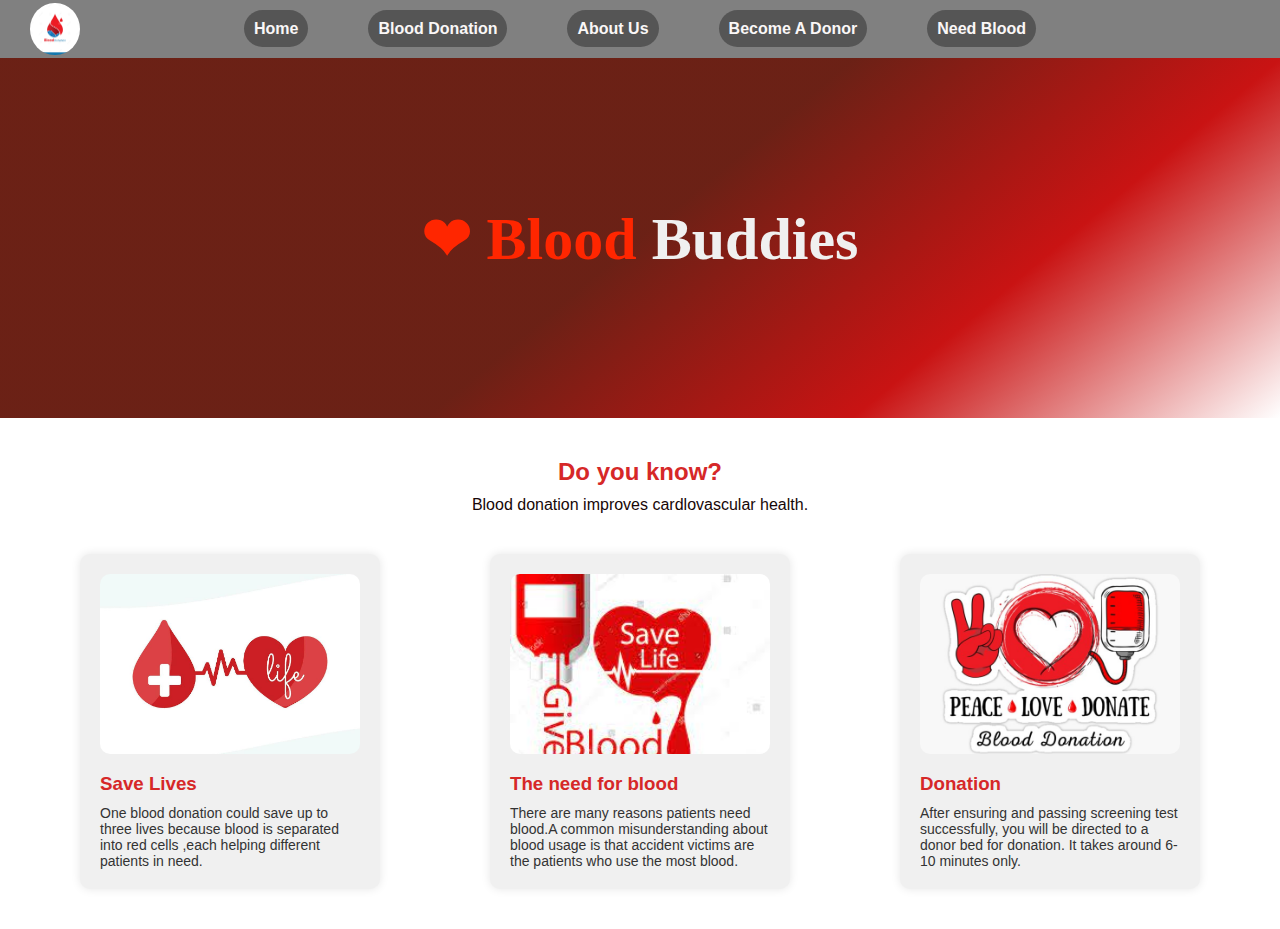
<file: index.html>
<!DOCTYPE html>
<html lang="en">
  <head>
    <meta charset="UTF-8" />
    <meta name="viewport" content="width=device-width, initial-scale=1.0" />
    <title>Blood Buddies</title>
    <link rel="stylesheet" href="./css/index.css" />
  </head>
  <body>
    <header>
      <img
        id="logo"
        src="./assets/blood-donation-logo-symbol-concept-template-design-vector-181207477.webp"
        alt="logo"
      />
      <nav>
        <ul>
          <li><a href="./index.html">Home</a></li>
          <li><a href="./pages/index2.html">Blood Donation</a></li>
          <li><a href="./pages/about us.html">about us</a></li>
          <li><a href="./pages/donor.html">become a donor</a></li>
          <li><a href="./pages/need blood.html">need blood</a></li>
        </ul>
      </nav>
    </header>

    <div class="hero-section">
      <h1>❤ Blood <span>Buddies</span></h1>
    </div>
    <section class="donation-process">
      <h2>Do you know?</h2>
      <p class="subheading">Blood donation improves cardlovascular health.</p>
      <div class="process-steps">
        <div class="step">
          <img
            src="./assets/heart-and-a-drop-of-blood-symbolizing-life-blood-donation-blood-donation-campaign-doacao-de-sangue-vector.jpg"
            alt="view"
          />
          <h3>Save Lives</h3>
          <p>
            One blood donation could save up to three lives because blood is
            separated into red cells ,each helping different patients in need.
          </p>
        </div>

        <div class="step">
          <img src="./assets/images (1).jpg" alt="view" />
          <h3>The need for blood</h3>
          <p>
            There are many reasons patients need blood.A common misunderstanding
            about blood usage is that accident victims are the patients who use
            the most blood.
          </p>
        </div>

        <div class="step">
          <img
            src="./assets/st,small,507x507-pad,600x600,f8f8f8.jpg"
            alt="Donation"
          />
          <h3>Donation</h3>
          <p>
            After ensuring and passing screening test successfully, you will be
            directed to a donor bed for donation. It takes around 6-10 minutes
            only.
          </p>
        </div>
      </div>
    </section>
  </body>
</html>
</file>
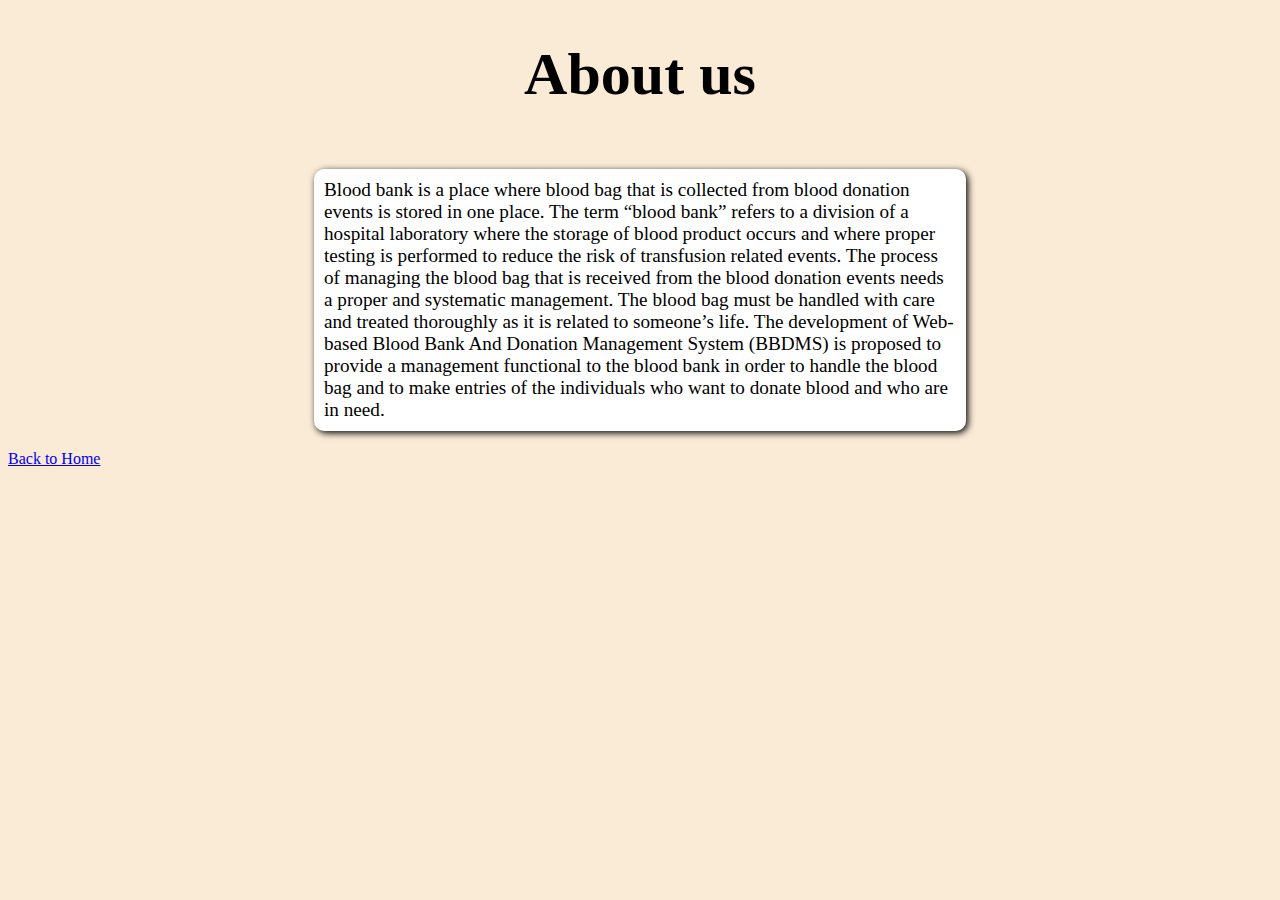
<file: pages/about us.html>
<!DOCTYPE html>
<html lang="en">
  <head>
    <meta charset="UTF-8" />
    <meta name="viewport" content="width=device-width, initial-scale=1.0" />
    <title>Document</title>
    <link rel="stylesheet" href="../css/about.css">
  </head>
  <body>
    <div class="hero-section">
      <h1>About us</h1>
    </div>
    <div class="content">
      <p>
        Blood bank is a place where blood bag that is collected from blood
        donation events is stored in one place. The term “blood bank” refers to
        a division of a hospital laboratory where the storage of blood product
        occurs and where proper testing is performed to reduce the risk of
        transfusion related events. The process of managing the blood bag that
        is received from the blood donation events needs a proper and systematic
        management. The blood bag must be handled with care and treated
        thoroughly as it is related to someone’s life. The development of
        Web-based Blood Bank And Donation Management System (BBDMS) is proposed
        to provide a management functional to the blood bank in order to handle
        the blood bag and to make entries of the individuals who want to donate
        blood and who are in need.
      </p>
    </div>
    <a href="../index.html">Back to Home</a>
    
  </body>
</html>
</file>
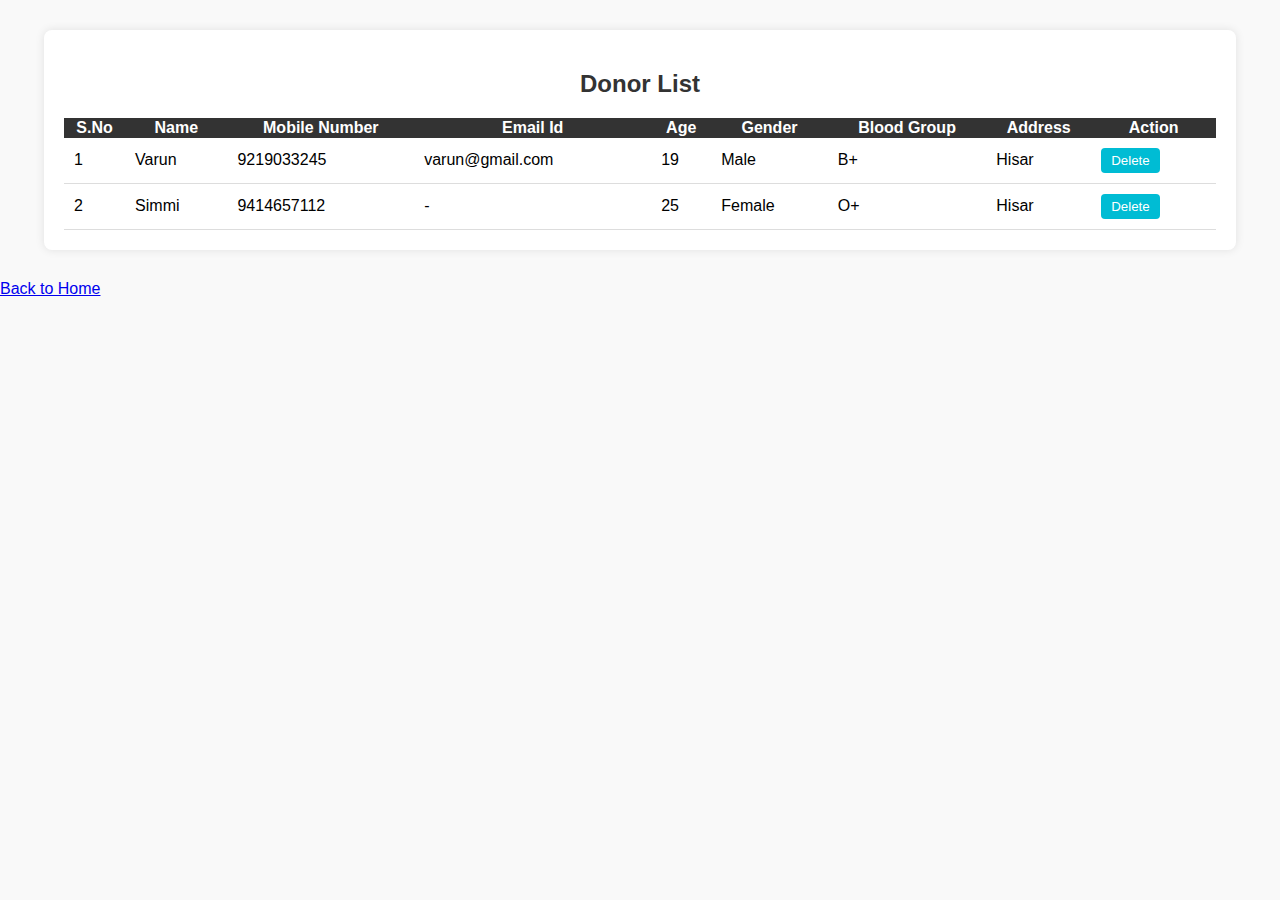
<file: pages/donor list.html>
<!DOCTYPE html>
<html lang="en">
<head>
    <meta charset="UTF-8">
    <meta name="viewport" content="width=device-width, initial-scale=1.0">
    <title>Donor List</title>
    <link rel="stylesheet" href="../css/donorlist.css">
</head>
<body>
    <div class="container">
        <h2>Donor List</h2>
        <table>
            <thead>
                <tr>
                    <th>S.No</th>
                    <th>Name</th>
                    <th>Mobile Number</th>
                    <th>Email Id</th>
                    <th>Age</th>
                    <th>Gender</th>
                    <th>Blood Group</th>
                    <th>Address</th>
                    <th>Action</th>
                </tr>
            </thead>
                <tr>
                    <td>1</td>
                    <td>Varun</td>
                    <td>9219033245</td>
                    <td>varun@gmail.com</td>
                    <td>19</td>
                    <td>Male</td>
                    <td>B+</td>
                    <td>Hisar</td>
                    <td><button class="btn">Delete</button></td>
                </tr>
                <tr>
                    <td>2</td>
                    <td>Simmi</td>
                    <td>9414657112</td>
                    <td>-</td>
                    <td>25</td>
                    <td>Female</td>
                    <td>O+</td>
                    <td>Hisar</td>
                    <td><button class="btn">Delete</button></td>
                </tr>
            
            </body>
        </table>
    </div>
    <a href="../index.html">Back to Home</a>
</body>
</html>
</file>
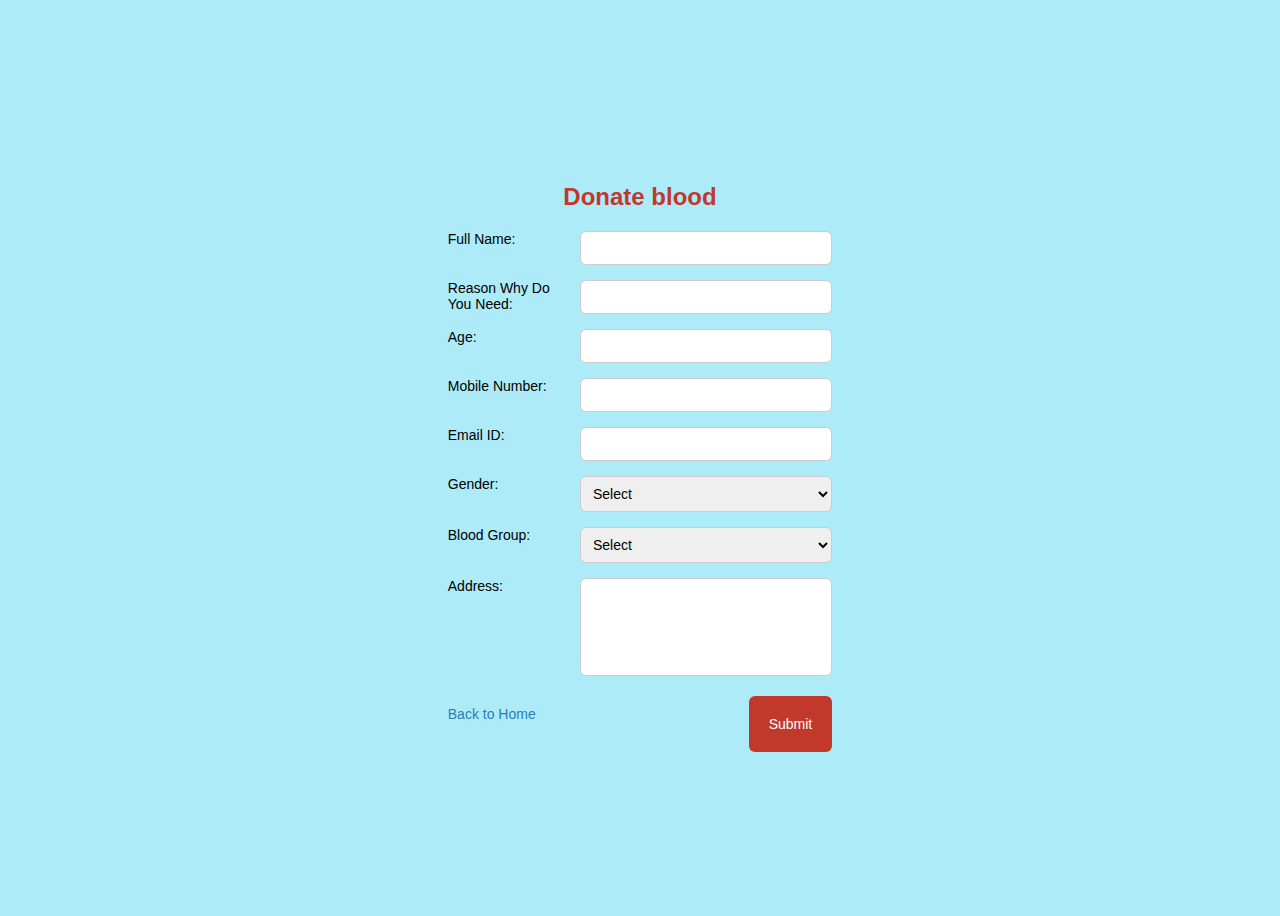
<file: pages/donor.html>
<!DOCTYPE html>
<html lang="en">
  <head>
    <meta charset="UTF-8" />
    <meta name="viewport" content="width=device-width, initial-scale=1.0" />
    <title>Need Blood Form</title>
    <link rel="stylesheet" href="../css/need.css" />
  </head>
  <body>
    <div class="container">
      <h2>Donate blood</h2>
      <form>
        <div class="form-group">
          <label>Full Name:</label>
          <input type="text" required />
        </div>

        <div class="form-group">
          <label>Reason Why Do You Need:</label>
          <input type="text" required />
        </div>

        <div class="form-group">
          <label>Age:</label>
          <input type="number" min="2" required />
        </div>

        <div class="form-group">
          <label>Mobile Number:</label>
          <input type="tel" required />
        </div>

        <div class="form-group">
          <label>Email ID:</label>
          <input type="email" required />
        </div>

        <div class="form-group">
          <label>Gender:</label>
          <select required>
            <option value="">Select</option>
            <option>Male</option>
            <option>Female</option>
            <option>Other</option>
          </select>
        </div>

        <div class="form-group">
          <label>Blood Group:</label>
          <select required>
            <option value="">Select</option>
            <option>A+</option>
            <option>A-</option>
            <option>B+</option>
            <option>B-</option>
            <option>O+</option>
            <option>O-</option>
            <option>AB+</option>
            <option>AB-</option>
          </select>
        </div>

        <div class="form-group">
          <label>Address:</label>
          <textarea></textarea>
        </div>

        <div class="buttons">
          <a href="../index.html">Back to Home</a>
          <button type="submit">Submit</button>
        </div>
      </form>
    </div>
  </body>
</html>
</file>
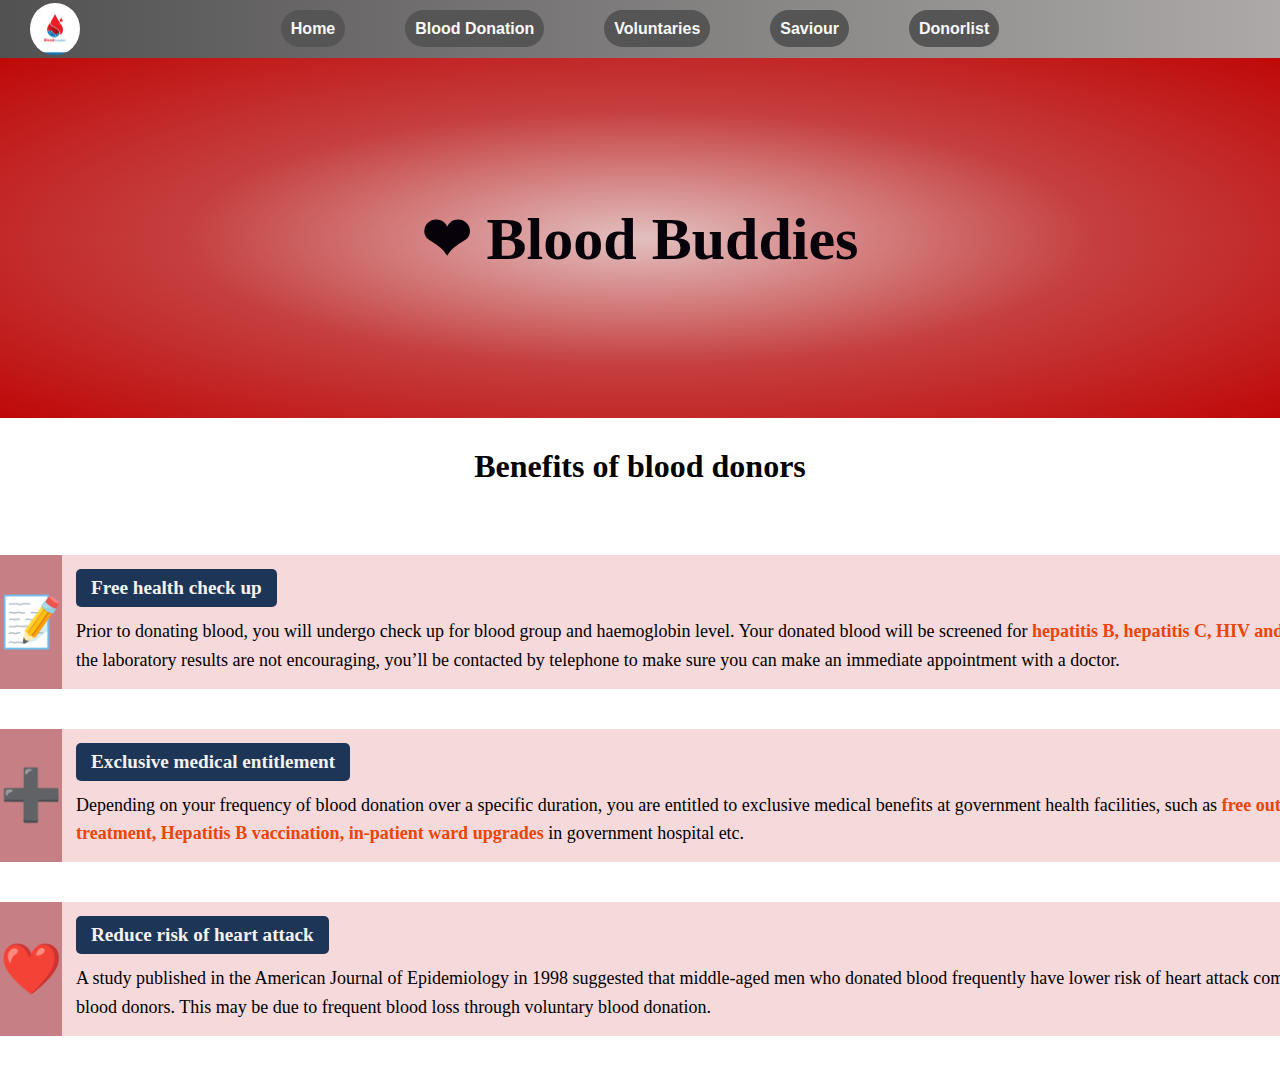
<file: pages/index2.html>
<!DOCTYPE html>
<html lang="en">
  <head>
    <meta charset="UTF-8" />
    <meta name="viewport" content="width=device-width, initial-scale=1.0" />
    <title>Document</title>
    <link rel="stylesheet" href="../css/index2.css" />
  </head>
  <body>
    <header>
      <img
        id="logo"
        src="../assets/blood-donation-logo-symbol-concept-template-design-vector-181207477.webp"
        alt="logo"
      />
      <nav>
        <ul>
          <li><a href="../index.html">Home</a></li>
          <li><a href="">Blood Donation</a></li>
          <li><a href="../pages/voluntaries.html">Voluntaries</a></li>
          <li><a href="../pages/savior.html">Saviour</a></li>
          <li><a href="../pages/donor list.html">donorlist</a></li>
        </ul>
      </nav>
    </header>
    <div class="hero-section">
      <h1>❤ Blood Buddies</h1>
    </div>
    <div class="container">
      <h2>Benefits of blood donors</h2>
    </div>
    <div class="benefit">
      <div class="icon">📝</div>
      <div class="content">
        <h3>Free health check up</h3>
        <p>
          Prior to donating blood, you will undergo check up for blood group and
          haemoglobin level. Your donated blood will be screened for
          <span class="highlight"
            >hepatitis B, hepatitis C, HIV and syphilis.</span
          >
          If the laboratory results are not encouraging, you’ll be contacted by
          telephone to make sure you can make an immediate appointment with a
          doctor.
        </p>
      </div>
    </div>

    <div class="benefit">
      <div class="icon">➕</div>
      <div class="content">
        <h3>Exclusive medical entitlement</h3>
        <p>
          Depending on your frequency of blood donation over a specific
          duration, you are entitled to exclusive medical benefits at government
          health facilities, such as
          <span class="highlight"
            >free outpatient treatment, Hepatitis B vaccination, in-patient ward
            upgrades</span
          >
          in government hospital etc.
        </p>
      </div>
    </div>

    <div class="benefit">
      <div class="icon">❤️</div>
      <div class="content">
        <h3>Reduce risk of heart attack</h3>
        <p>
          A study published in the American Journal of Epidemiology in 1998
          suggested that middle-aged men who donated blood frequently have lower
          risk of heart attack compared to non-blood donors. This may be due to
          frequent blood loss through voluntary blood donation.
        </p>
      </div>
    </div>
  </body>
</html>
</file>
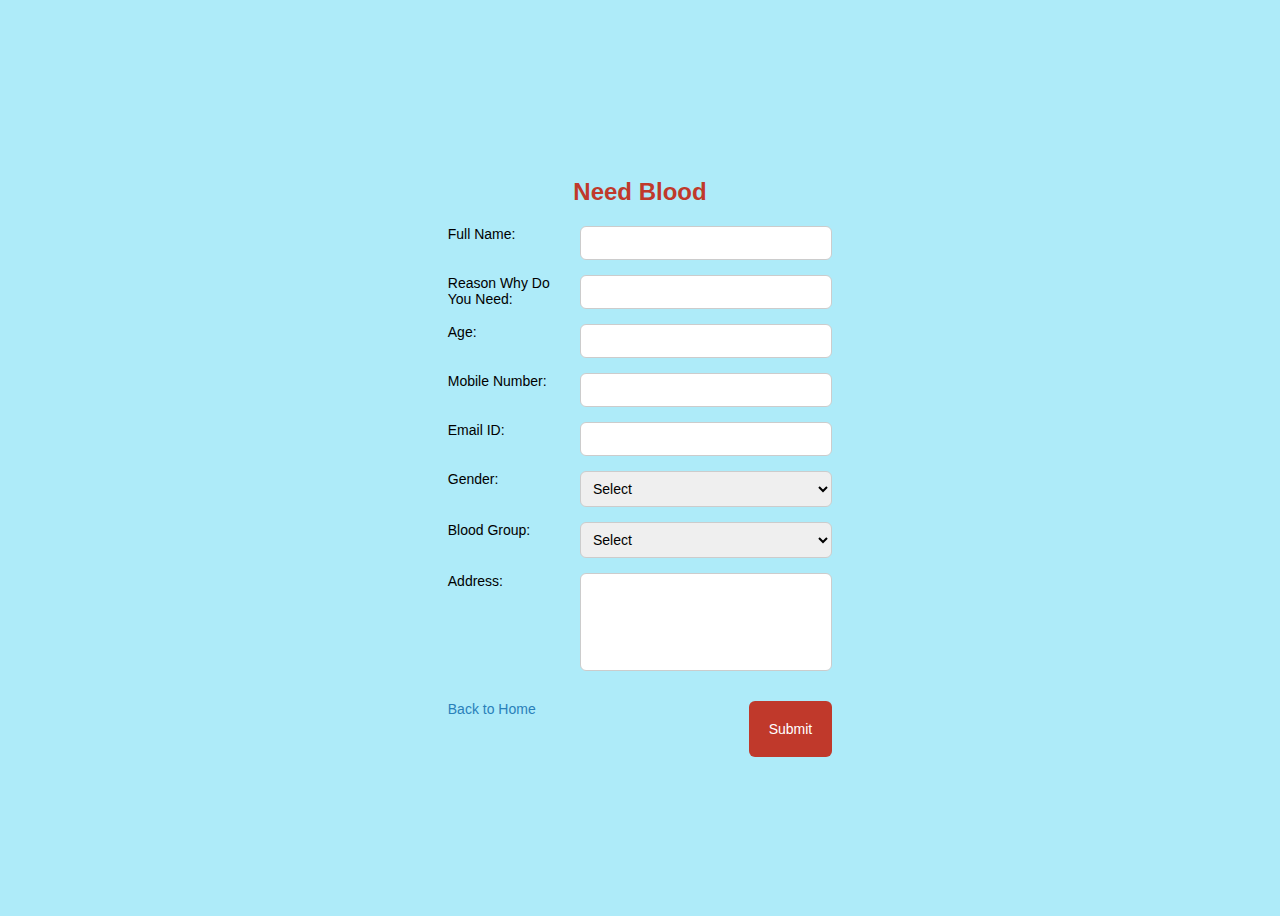
<file: pages/need blood.html>
<!DOCTYPE html>
<html lang="en">
  <head>
    <meta charset="UTF-8" />
    <meta name="viewport" content="width=device-width, initial-scale=1.0" />
    <title>Need Blood Form</title>
    <link rel="stylesheet" href="../css/need.css" />
  </head>
  <body>
    <div class="container">
      <h2>Need Blood</h2>
      <form>
        <div class="form-group">
          <label>Full Name:</label>
          <input type="text" required />
        </div>

        <div class="form-group">
          <label>Reason Why Do You Need:</label>
          <input type="text" required />
        </div>

        <div class="form-group">
          <label>Age:</label>
          <input type="number" min="1" max="100" required />
        </div>

        <div class="form-group">
          <label>Mobile Number:</label>
          <input type="tel" required />
        </div>

        <div class="form-group">
          <label>Email ID:</label>
          <input type="email" required />
        </div>

        <div class="form-group">
          <label>Gender:</label>
          <select required>
            <option value="">Select</option>
            <option>Male</option>
            <option>Female</option>
            <option>Other</option>
          </select>
        </div>

        <div class="form-group">
          <label>Blood Group:</label>
          <select required>
            <option value="">Select</option>
            <option>A+</option>
            <option>A-</option>
            <option>B+</option>
            <option>B-</option>
            <option>O+</option>
            <option>O-</option>
            <option>AB+</option>
            <option>AB-</option>
          </select>
        </div>

        <div class="form-group">
          <label>Address:</label>
          <textarea></textarea>
        </div>

        <div class="buttons">
          <a href="../index.html">Back to Home</a>

          <a> <button type="submit">Submit</button></a>
        </div>
      </form>
    </div>
  </body>
</html>
</file>
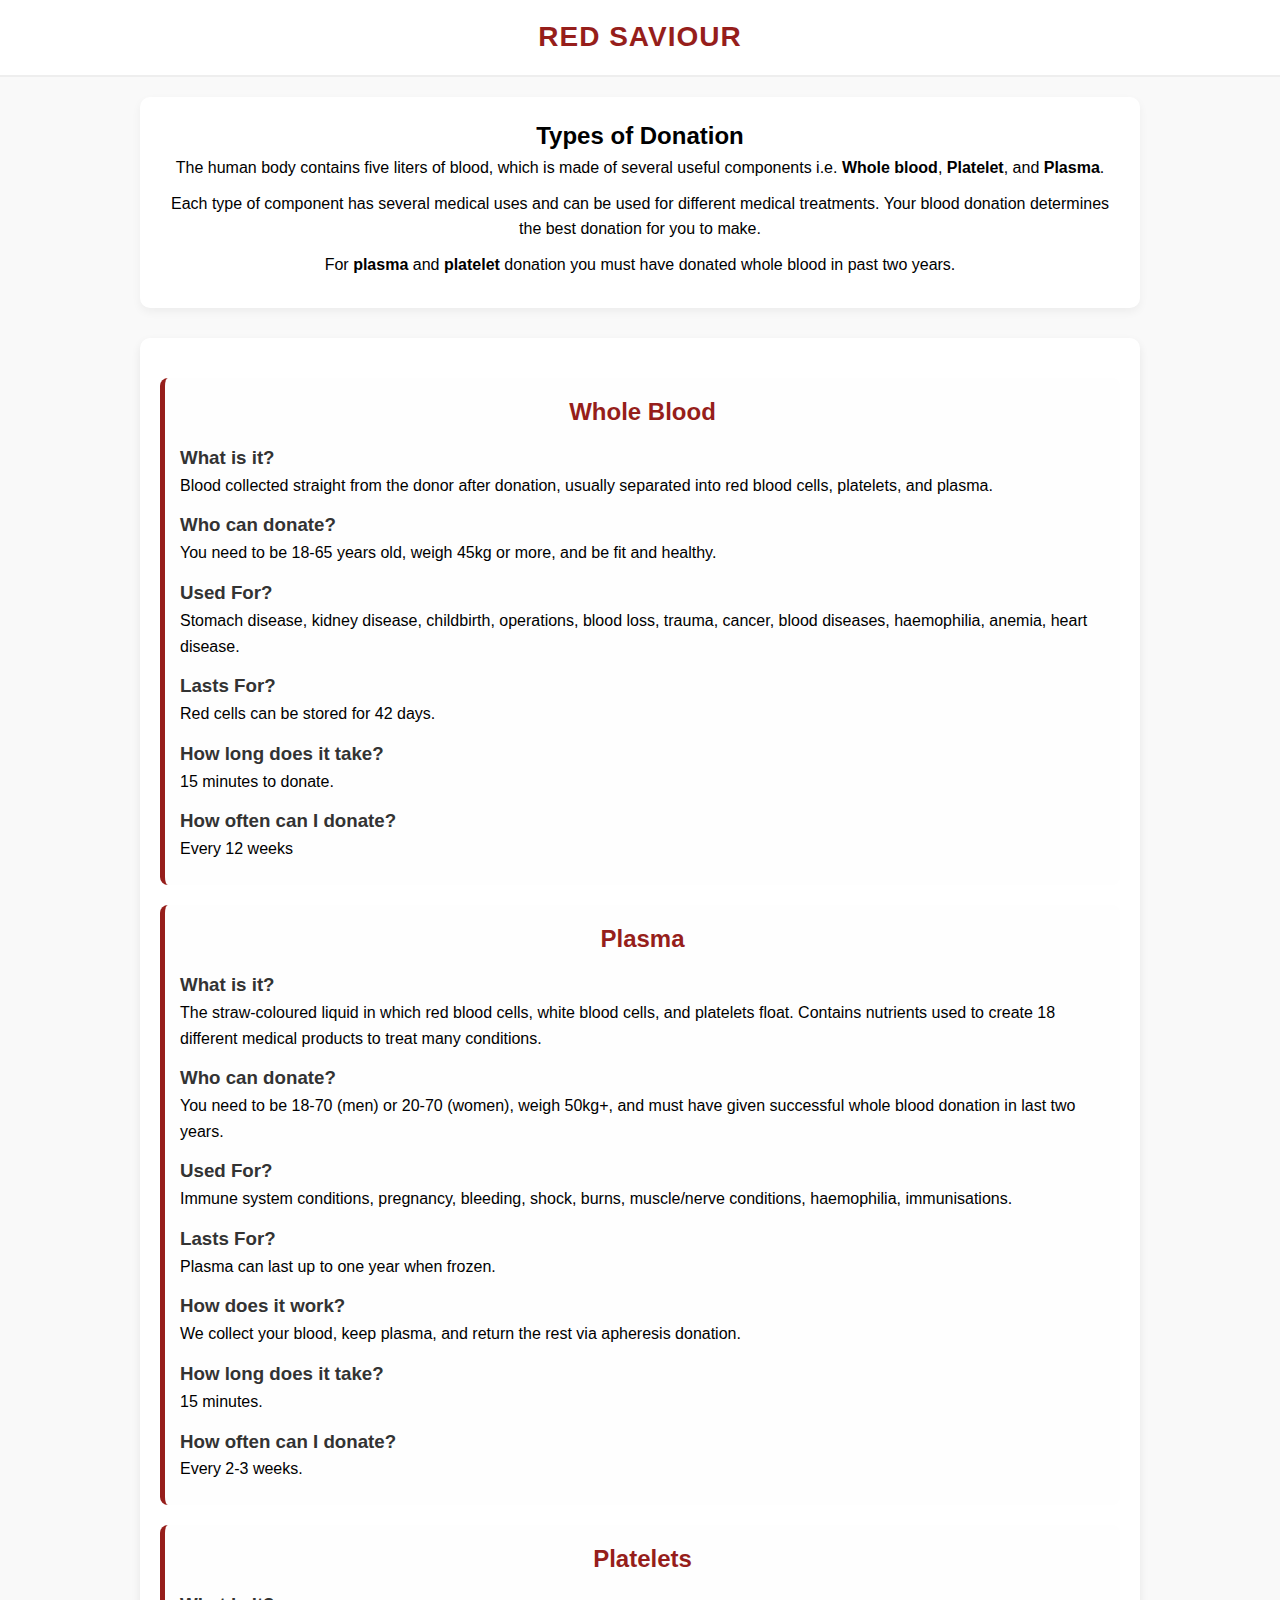
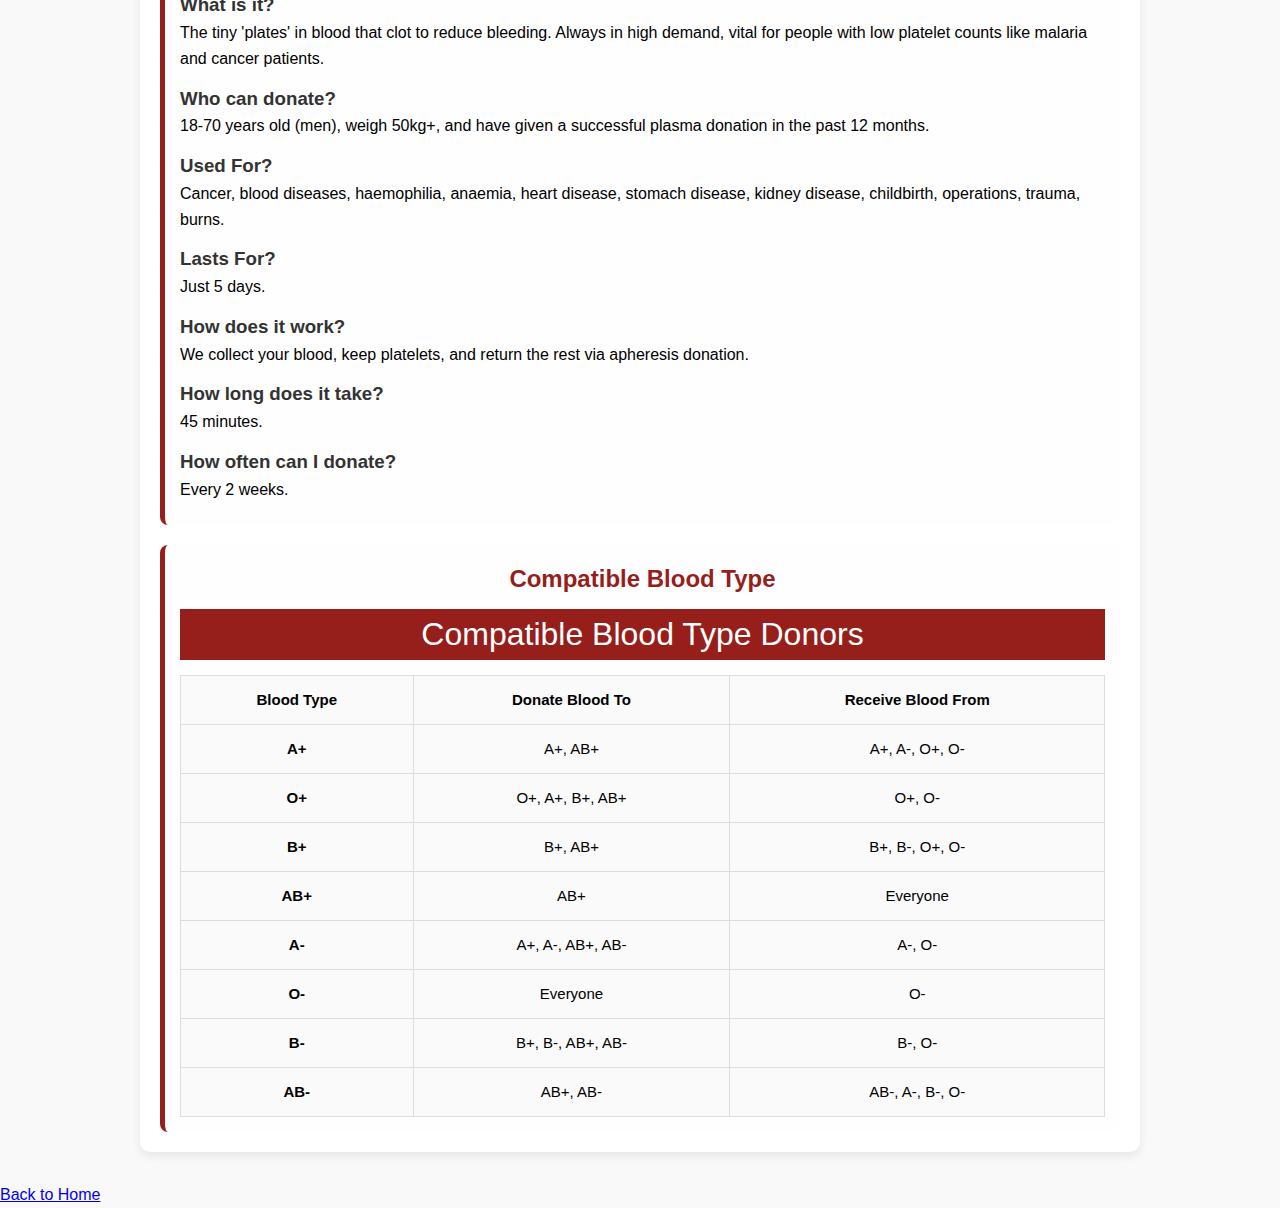
<file: pages/savior.html>
<!DOCTYPE html>
<html lang="en">
  <head>
    <meta charset="UTF-8" />
    <meta name="viewport" content="width=device-width, initial-scale=1.0" />
    <title>Document</title>
    <link rel="stylesheet" href="../css/savior.css" />
  </head>
  <body>
    <div class="top">
      <h1>RED SAVIOUR</h1>
    </div>
    <div class="description">
      <header>
        <h2>Types of Donation</h2>
      </header>
      <p>
        The human body contains five liters of blood, which is made of several
        useful components i.e. <strong>Whole blood</strong>,
        <strong>Platelet</strong>, and <strong>Plasma</strong>.
      </p>
      <p>
        Each type of component has several medical uses and can be used for
        different medical treatments. Your blood donation determines the best
        donation for you to make.
      </p>
      <p>
        For <strong>plasma</strong> and <strong>platelet</strong> donation you
        must have donated whole blood in past two years.
      </p>
    </div>

    <div class="hero">
      <div id="content1" class="content">
        <h2>Whole Blood</h2>
        <h3>What is it?</h3>
        <p>
          Blood collected straight from the donor after donation, usually
          separated into red blood cells, platelets, and plasma.
        </p>
        <h3>Who can donate?</h3>
        <p>
          You need to be 18-65 years old, weigh 45kg or more, and be fit and
          healthy.
        </p>
        <h3>Used For?</h3>
        <p>
          Stomach disease, kidney disease, childbirth, operations, blood loss,
          trauma, cancer, blood diseases, haemophilia, anemia, heart disease.
        </p>
        <h3>Lasts For?</h3>
        <p>Red cells can be stored for 42 days.</p>
        <h3>How long does it take?</h3>
        <p>15 minutes to donate.</p>
        <h3>How often can I donate?</h3>
        <p>Every 12 weeks</p>
      </div>

      <div id="content2" class="content">
        <h2>Plasma</h2>
        <h3>What is it?</h3>
        <p>
          The straw-coloured liquid in which red blood cells, white blood cells,
          and platelets float. Contains nutrients used to create 18 different
          medical products to treat many conditions.
        </p>
        <h3>Who can donate?</h3>
        <p>
          You need to be 18-70 (men) or 20-70 (women), weigh 50kg+, and must
          have given successful whole blood donation in last two years.
        </p>
        <h3>Used For?</h3>
        <p>
          Immune system conditions, pregnancy, bleeding, shock, burns,
          muscle/nerve conditions, haemophilia, immunisations.
        </p>
        <h3>Lasts For?</h3>
        <p>Plasma can last up to one year when frozen.</p>
        <h3>How does it work?</h3>
        <p>
          We collect your blood, keep plasma, and return the rest via apheresis
          donation.
        </p>
        <h3>How long does it take?</h3>
        <p>15 minutes.</p>
        <h3>How often can I donate?</h3>
        <p>Every 2-3 weeks.</p>
      </div>

      <div id="content3" class="content">
        <h2>Platelets</h2>
        <h3>What is it?</h3>
        <p>
          The tiny 'plates' in blood that clot to reduce bleeding. Always in
          high demand, vital for people with low platelet counts like malaria
          and cancer patients.
        </p>
        <h3>Who can donate?</h3>
        <p>
          18-70 years old (men), weigh 50kg+, and have given a successful plasma
          donation in the past 12 months.
        </p>
        <h3>Used For?</h3>
        <p>
          Cancer, blood diseases, haemophilia, anaemia, heart disease, stomach
          disease, kidney disease, childbirth, operations, trauma, burns.
        </p>
        <h3>Lasts For?</h3>
        <p>Just 5 days.</p>
        <h3>How does it work?</h3>
        <p>
          We collect your blood, keep platelets, and return the rest via
          apheresis donation.
        </p>
        <h3>How long does it take?</h3>
        <p>45 minutes.</p>
        <h3>How often can I donate?</h3>
        <p>Every 2 weeks.</p>
      </div>

      <div id="content4" class="content">
        <h2>Compatible Blood Type</h2>
        <p class="type">Compatible Blood Type Donors</p>

        <table>
          <th>
            <tr>
              <td><b>Blood Type</b></td>
              <td><b>Donate Blood To</b></td>
              <td><b>Receive Blood From</b></td>
            </tr>
          </th>
          <tr>
            <td><b>A+</b></td>
            <td>A+, AB+</td>
            <td>A+, A-, O+, O-</td>
          </tr>
          <tr>
            <td><b>O+</b></td>
            <td>O+, A+, B+, AB+</td>
            <td>O+, O-</td>
          </tr>
          <tr>
            <td><b>B+</b></td>
            <td>B+, AB+</td>
            <td>B+, B-, O+, O-</td>
          </tr>
          <tr>
            <td><b>AB+</b></td>
            <td>AB+</td>
            <td>Everyone</td>
          </tr>
          <tr>
            <td><b>A-</b></td>
            <td>A+, A-, AB+, AB-</td>
            <td>A-, O-</td>
          </tr>
          <tr>
            <td><b>O-</b></td>
            <td>Everyone</td>
            <td>O-</td>
          </tr>
          <tr>
            <td><b>B-</b></td>
            <td>B+, B-, AB+, AB-</td>
            <td>B-, O-</td>
          </tr>
          <tr>
            <td><b>AB-</b></td>
            <td>AB+, AB-</td>
            <td>AB-, A-, B-, O-</td>
          </tr>
        </table>
      </div>
    </div>
    <a href="../index.html">Back to Home</a>
  </body>
</html>
</file>
<file: css/index.css>
* {
  margin: 0;
  padding: 0;
  box-sizing: border-box;
}


#logo {
  border-radius: 50%;
  position: absolute;
  left: 30px;
  width: 50px;
}

header {
  padding: 20px;
  width: 100%;
  display: flex;
  justify-content: center;
  background: linear-gradient(gray);
  align-items: center;
}

nav ul {
  display: flex;
  gap: 60px;
  list-style-type: none;
  text-transform: capitalize;
}

nav ul li a {
  color: rgb(250, 247, 247);
  text-decoration: none;
  font-weight: bold;
  font-family: sans-serif;
  background-color: #555;
  padding: 10px;
  border-radius: 30px;
}
a:hover{
  background-color: #d62828;
  
}

.hero-section {
  width: 100%;
  height: 40vh;
  display: flex;
  justify-content: center;
  align-items: center;
  background: linear-gradient(140deg, #601004ed 50%,#c91313 ,white) ;
}
span{
  color: #f0f0f0;
}
.hero-section h1 {
  color: rgb(255, 38, 0);
  font-size: 60px;
  text-align: center;
}
section {
  font-family: Arial, sans-serif;
  
}

.donation-process {
  text-align: center;
  padding: 40px;
}

.donation-process h2 {
  color: #d62828;
  margin-bottom: 10px;
}

.subheading {
  color: #170707;
  font-size: 16px;
  margin-bottom: 40px;
}

.process-steps {
  display: flex;
  justify-content: space-around;
  flex-wrap: wrap;
  gap: 30px;
}

.step {
  background-color: #f0f0f0;
  padding: 20px;
  width: 300px;
  border-radius: 10px;
  text-align: left;
  box-shadow: 0 0 10px rgba(0, 0, 0, 0.1);
}

.step img {
  width: 100%;
  height: 180px;
  object-fit: cover;
  border-radius: 10px;
}

.step h3 {
  color: #d62828;
  margin-top: 15px;
}

.step p {
  color: #333;
  font-size: 14px;
  margin-top: 10px;
}
</file>
<file: css/about.css>
body {
        
        background-color: antiquewhite;
      }
      .hero-section {
       
       text-align: center;
      }
      h1 {
        color: black;
        font-size: 60px;
      }
      .content {
        display: flex;
        font-size: larger;
        border: 4px;
        justify-content: center;
        border-radius: 10%;
        width: 100%;

      }
      p {
        border: 2px;
        width: 50%;
        background-color: #fff;
        padding: 10px;
        border-radius: 10px;
        box-shadow: 2px 2px 7px ;
      }
      .section {
        display: flex;
        font-size: larger;
        border: 4px;
        justify-content: center;
        border-radius: 10%;
        width: 100%;

      }
</file>
<file: css/donorlist.css>
body {
    font-family: Arial, sans-serif;
    background-color: #f4f4f4;
    margin: 0;
    padding: 0;
}
.container {
    width: 90%;
    margin: 30px auto;
    background: #fff;
    padding: 20px;
    border-radius: 8px;
    box-shadow: 0 0 10px rgba(0,0,0,0.1);
}

h2 {
    text-align: center;
    margin-bottom: 20px;
    color: #333;
}

table {
    width: 100%;
    border-collapse: collapse;
}

thead {
    background-color: #333;
    color: white;
}
head th {
    padding: 10px;
    text-align: left;
}

body {
    background-color: #f9f9f9;
}

body td {
    padding: 10px;
    border-bottom: 1px solid #ddd;
}

.btn {
    background-color: #00bcd4;
    color: white;
    padding: 5px 10px;
    border: none;
    border-radius: 4px;
    cursor: pointer;
}

.btn:hover {
    background-color: #d12323;
}
</file>
<file: css/need.css>
body {
      font-family: Arial, sans-serif;
      background: #aeebf9;
      display: flex;
      justify-content: center;
      align-items: center;
      height: 100vh;
      
    }
    h2 {
      text-align: center;
      margin-bottom: 20px;
      color: #c0392b;
    }
    .form-group {
      display: flex;
      gap: 15px;
      margin-bottom: 15px;
    }
    .form-group label {
      flex: 1;
      font-size: 14px;
    }
    .form-group input, 
    .form-group select, 
    textarea {
      flex: 2;
      padding: 8px;
      border: 1px solid #ccc;
      border-radius: 6px;
      font-size: 14px;
    }
    textarea {
      height: 80px;
      resize: none;
    }
    .buttons {
      display: flex;
      justify-content: space-between;
      margin-top: 20px;
    }
    button {
      background: #c0392b;
      color: white;
      border: none;
      padding: 20px;
      border-radius: 6px;
      cursor: pointer;
      font-size: 14px;
    }
    button:hover {
      background: #a93226;
    }
    a {
      text-decoration: none;
      color: #2980b9;
      font-size: 14px;
      margin-top: 10px;
      display: inline-block;
    }
</file>
<file: css/index2.css>
* {
  margin: 0;
  padding: 0;
  box-sizing: border-box;
}




header {
  padding: 20px;
  width: 100%;
  display: flex;
  justify-content: center;
  background: linear-gradient(to right, rgba(70, 69, 69, 0.934), #aca9a8);
  align-items: center;
  
}

nav ul {
  display: flex;
  gap: 60px;
  list-style-type: none;
  text-transform: capitalize;
}

nav ul li a {
  color: rgb(249, 249, 249);
  text-decoration: none;
  font-weight: bold;
  background-color: #555;
  padding: 10px;
  border-radius: 30px;
  font-weight:bold;
  font-family: sans-serif;
  
}
a:hover{
    background-color: red;

}

.hero-section {
  width: 100%;
  height: 40vh;
  display: flex;
  justify-content: center;
  align-items: center;
  background: radial-gradient( rgba(226, 191, 191, 0.989),rgba(179, 3, 3, 0.761),rgb(191, 8, 8));
}

.hero-section h1 {
  color: rgb(7, 1, 10);
  font-size: 60px;
  text-align: center;
}



#logo {
  border-radius: 50%;
  position: absolute;
  left: 30px;
  width: 50px;
}
.container {
    
      margin: auto;
      padding: 30px;
    }

    h2{
      text-align: center;
      margin-bottom: 40px;
      font-size: 2rem;
      font-weight: bold;
    }

    .benefit {
      display: flex;
      align-items: flex-start;
      background: #c67f85;
      margin-bottom: 40px;
      justify-content: center;
      align-items: center;
      width: 1400px;
    }

    .icon {
      display: flex;
      text-align: center;
      font-size: 50px;

    }

    .content {
      background: #f6d9db;
      padding-left: 15px;
      padding: 14px;
    }

    .content h3 {
      background: #1d3557;
      display: inline-block;
      padding: 8px 15px;
      border-radius: 5px;
      font-size: 1.2rem;
      margin: 0 0 10px;
      color: #f5f2f2;
    }

    .content p {
      line-height: 1.6;
      font-size: large;
    }

    .highlight {
      font-weight: bold;
      color: rgb(233, 69, 10);
    }
</file>
<file: css/savior.css>
* {
    margin: 0;
    padding: 0;
    box-sizing: border-box;
    font-family: "Poppins", sans-serif;
}

body {
    background: #f9f9f9;

    line-height: 1.6;
}

.top {
    display: flex;
    align-items: center;
    padding: 15px 40px;
    background: #fff;
    border-bottom: 2px solid #eee;
}

.top h1 {
    font-size: 28px;
    color: #961e1b;
    letter-spacing: 1px;
}

.description {
    padding: 30px;
    text-align: center;
    background: #fff;
    margin: 20px auto;
    max-width: 1000px;
    border-radius: 10px;
    box-shadow: 0 4px 10px rgba(0, 0, 0, 0.05);
}

.description h1 {
    font-size: 28px;
    color: #222;
    margin-bottom: 15px;
}

.description p {
    font-size: 16px;
    margin-bottom: 10px;

}

.hero {
    margin: 30px auto;
    max-width: 1000px;
    background: #fff;
    border-radius: 10px;
    padding: 25px;
    box-shadow: 0 4px 10px rgba(0, 0, 0, 0.08);
}

.content {
    text-align: left;
    margin-top: 20px;
    padding: 15px;
    border-left: 5px solid#961e1b;
    border-radius: 8px;
    background: #fefefe;
}

.content h2 {
    color:#961e1b;
    margin-bottom: 10px;
    text-align: center;
}

.content h3 {
    margin-top: 12px;
    color: #333;
}

.content p {
    margin-bottom: 8px;

}

table {
    width: 100%;
    border-collapse: collapse;
    margin-top: 15px;
    text-align: center;
}


table td {
    padding: 12px;
    border: 1px solid #ddd;
    font-size: 15px;

}

.type {
    background-color: #961e1b;
    text-align: center;
    color: white;
    font-size: xx-large;

}

table td {
    background: #fafafa;
}

.top {
    flex-direction: column;
    text-align: center;
}

.description,
.hero {
    padding: 20px;
}
</file>
